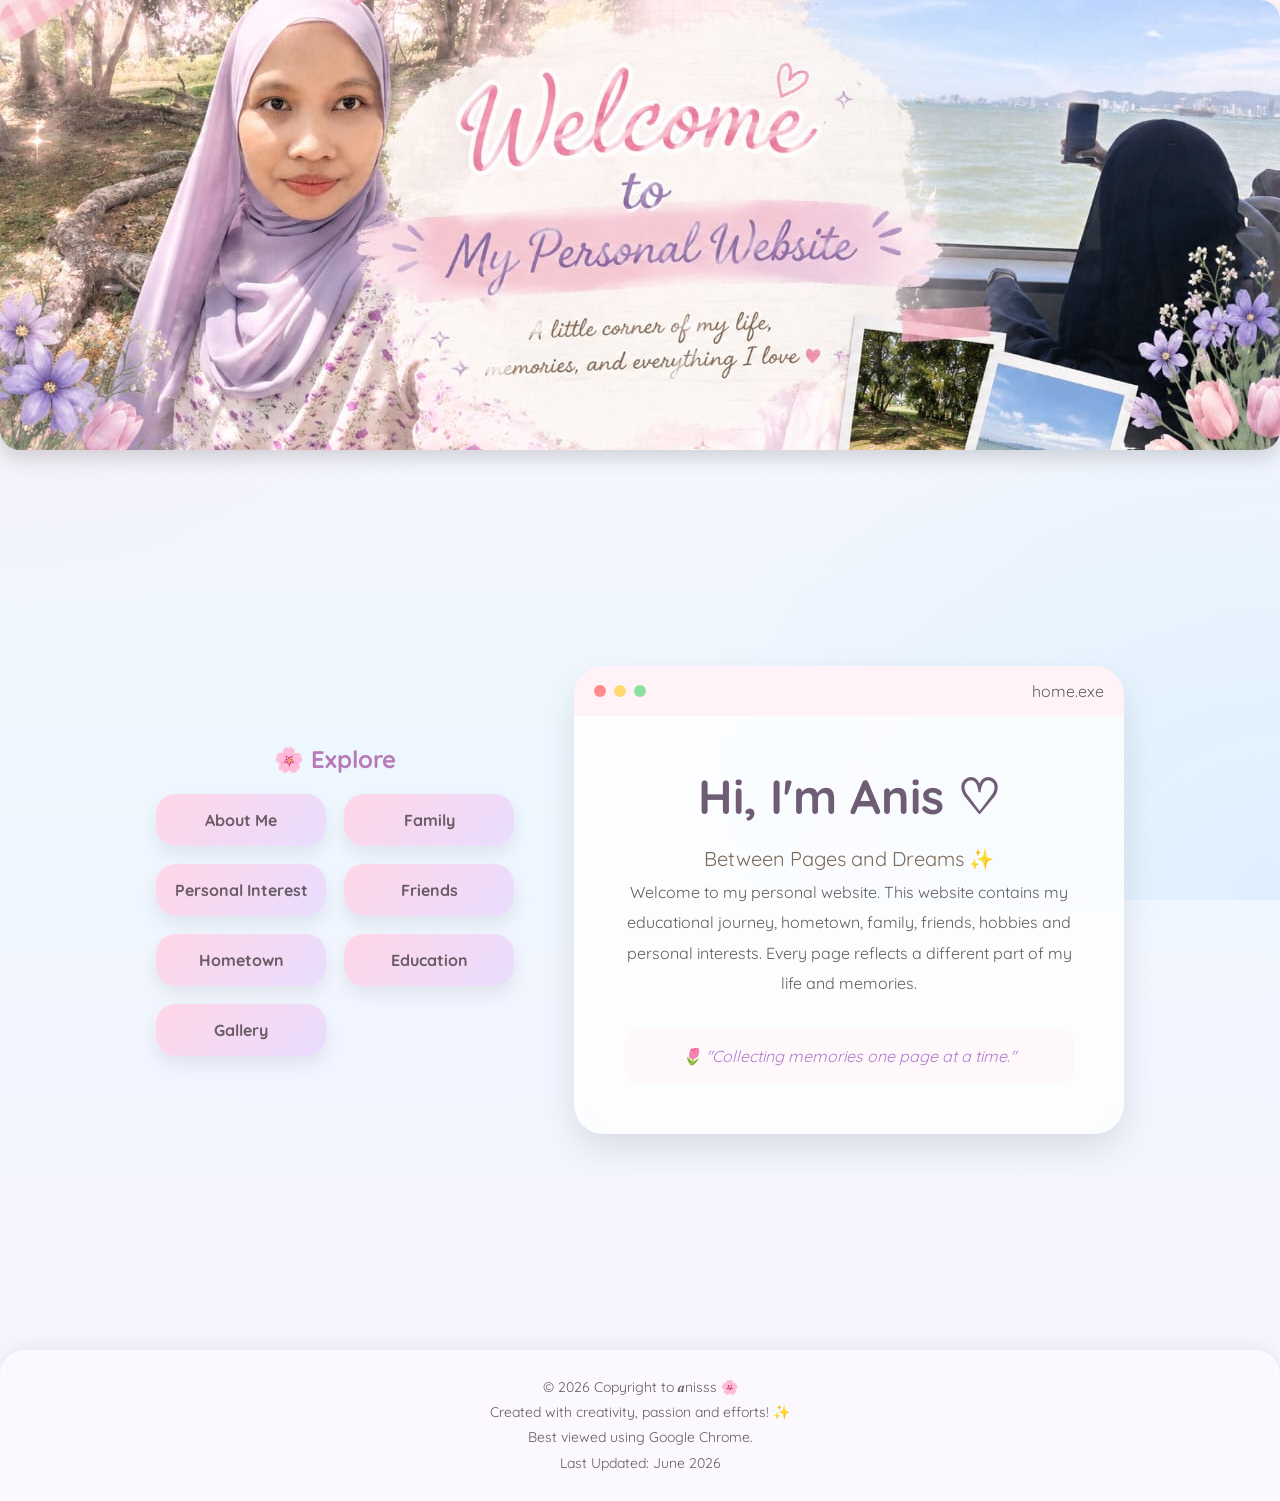
<file: index.html>
<!-- index.html -->
<!DOCTYPE html>
<html lang="en">

<head>
<meta charset="UTF-8">
<meta name="viewport" content="width=device-width, initial-scale=1.0">

<title>Anis's Homepage</title>

<link rel="stylesheet" href="style.css">

</head>
<body>
<div class="background">
</div>

<!-- 🌸 BANNER -->
<section class="hero-banner">
    <img src="images/banner.jpeg" alt="Welcome Banner">
</section>

<section class="home-container">

    <!-- LEFT SIDE -->
    <div class="menu-section">

        <h2 class="menu-title">🌸 Explore</h2>

        <div class="menu-grid">

                <a href="aboutme.html" class="menu-btn">
                    About Me
                </a>

                <a href="family.html" class="menu-btn">
                    Family
                </a>

                <a href="interest.html" class="menu-btn">
                    Personal Interest
                </a>

                <a href="friends.html" class="menu-btn">
                    Friends
                </a>

                <a href="hometown.html" class="menu-btn">
                    Hometown
                </a>

                <a href="education.html" class="menu-btn">
                    Education
                </a>

                <a href="gallery.html" class="menu-btn gallery-btn">
                    Gallery
                </a>

               </div>

    </div>

    <!-- RIGHT SIDE -->
    <div class="window-box">

        <div class="window-top">

            <div class="dots">

                <span class="red"></span>
                <span class="yellow"></span>
                <span class="green"></span>

            </div>

            <p>home.exe</p>

        </div>

        <div class="window-content">


            <h1>Hi, I'm Anis ♡</h1>

            <p class="subtitle">
                Between Pages and Dreams ✨
            </p>

            <p class="description">
                Welcome to my personal website.
                This website contains my educational journey,
                hometown, family, friends, hobbies and personal interests.
                Every page reflects a different part of my life and memories.
            </p>

            <div class="quote-box">

                🌷 "Collecting memories one page at a time."

            </div>

        </div>

    </div>

</section>

<!-- FOOTER -->
<footer>

    <p>
        © 2026 Copyright to 𝒂nisss 🌸
    </p>

    <p>
        Created with creativity, passion and efforts! ✨
    </p>

<p>Best viewed using Google Chrome.

</p>

<p>Last Updated: June 2026

</p>

</footer>


</body>
</html>
</file>
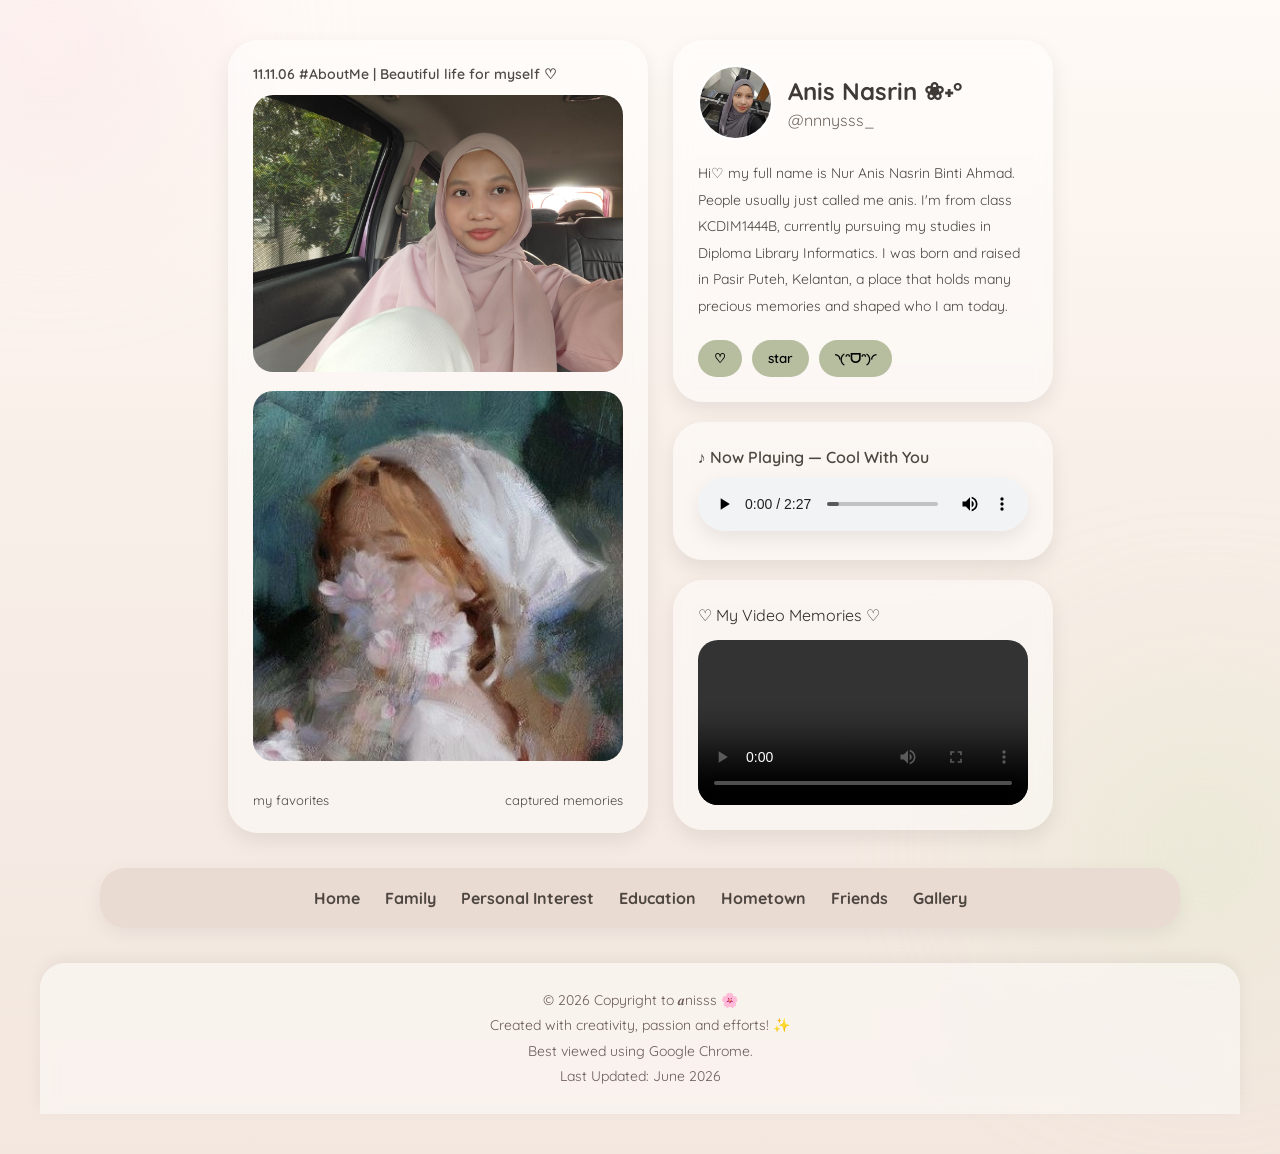
<file: aboutme.html>
<!DOCTYPE html>
<html lang="en">

<head>

    <meta charset="UTF-8">

    <meta name="viewport" content="width=device-width, initial-scale=1.0">

<meta name="description"
content="Welcome to my little corner of the internet ♡ A collection of memories, dreams, family, friends, education journey and the moments that shaped my life.">

<meta name="keywords"
content="Anis, personal diary, memories, family, friends, hometown, education, gallery, UiTM student, personal website">

<meta name="author"
content="Nur Anis Nasrin">

    <title>About Me</title>

    <link rel="stylesheet" href="style.css">

</head>

<body class="about-page">

    <!-- ABOUT SECTION -->
    <section class="about-container">

        <!-- LEFT PHOTO CARD -->
        <div class="big-photo-card">

            <p class="top-text">
                11.11.06 #AboutMe | Beautiful life for myself ♡
            </p>

            <!-- MAIN PHOTO -->
            <img src="images/myphoto2.jpeg" 
                 alt="my photo"
                 class="big-photo">

            <!-- EXTRA PHOTO TEMPLATE -->
            <img src="images/myphoto3.jpeg"
                 alt="extra photo"
                 class="extra-photo">

            <div class="bottom-text">

                <span>my favorites</span>

                <span>captured memories</span>

            </div>

        </div>

        <!-- RIGHT LAYOUT -->
        <div class="right-layout">

            <!-- PROFILE CARD -->
            <div class="profile-card">

                <div class="profile-top">

                    <img src="images/myphoto7.jpeg"
                         alt="profile photo"
                         class="profile-pic">

                    <div>

                        <h2>
                            Anis Nasrin ❀˖°
                        </h2>

                        <p class="username">
                            @nnnysss_
                        </p>

                    </div>

                </div>

                <p class="profile-desc">

                    Hi♡ my full name is
                    Nur Anis Nasrin Binti Ahmad. People usually just called me anis.

                    I'm from class KCDIM1444B,
                    currently pursuing my studies
                    in Diploma Library Informatics.

                    I was born and raised in
                    Pasir Puteh, Kelantan,
                    a place that holds many
                    precious memories and shaped
                    who I am today.

                </p>

                <!-- SMALL BUTTONS -->
                <div class="small-buttons">

                    <button>♡</button>

                    <button>star</button>

                    <button>◝(ᵔᗜᵔ)◜</button>

                </div>

            </div>

            <!-- MUSIC PLAYER -->
            <div class="music-player">

                <p>
                    ♪ Now Playing — Cool With You
                </p>

                <audio controls loop>

                    <source src="audios/coolwithyouu.mp3"
                            type="audio/mpeg">

                </audio>

            </div>

            <!-- VIDEO TEMPLATE -->
            <div class="video-card">

                <p class="video-title">
                    ♡ My Video Memories ♡
                </p>

                <video controls class="my-video">

                    <source src="audios/myvideo.mp4"
                            type="video/mp4">

                </video>

            </div>

        </div>

    </section>

    <!-- BOTTOM NAVIGATION -->
    <section class="bottom-nav">

        <a href="index.html">
            Home
        </a>

        <a href="family.html">
            Family
        </a>

        <a href="interest.html">
            Personal Interest
        </a>

        <a href="education.html">
            Education
        </a>

        <a href="hometown.html">
            Hometown
        </a>

        <a href="friends.html">
            Friends
        </a>

        <a href="gallery.html">
            Gallery
        </a>

    </section>

<!-- FOOTER -->
<footer>

    <p>
        © 2026 Copyright to 𝒂nisss 🌸
    </p>

    <p>
        Created with creativity, passion and efforts! ✨
    </p>

<p>Best viewed using Google Chrome.

</p>

<p>Last Updated: June 2026

</p>

</footer>


<!-- ʚɞ BACK TO TOP BUTTON -->


<button id="topBtn" title="Back to top"
onclick="window.scrollTo({top:0, behavior:'smooth'})">
🧸
</button>


<!-- ʚɞ SHOW/HIDE SCRIPT -->

<script>

window.onscroll = function () {
  let btn = document.getElementById("topBtn");
  if (document.documentElement.scrollTop > 200) {
    btn.classList.add("show");
  } else {
    btn.classList.remove("show");
  }
};

</script>


</body>
</html>
</file>
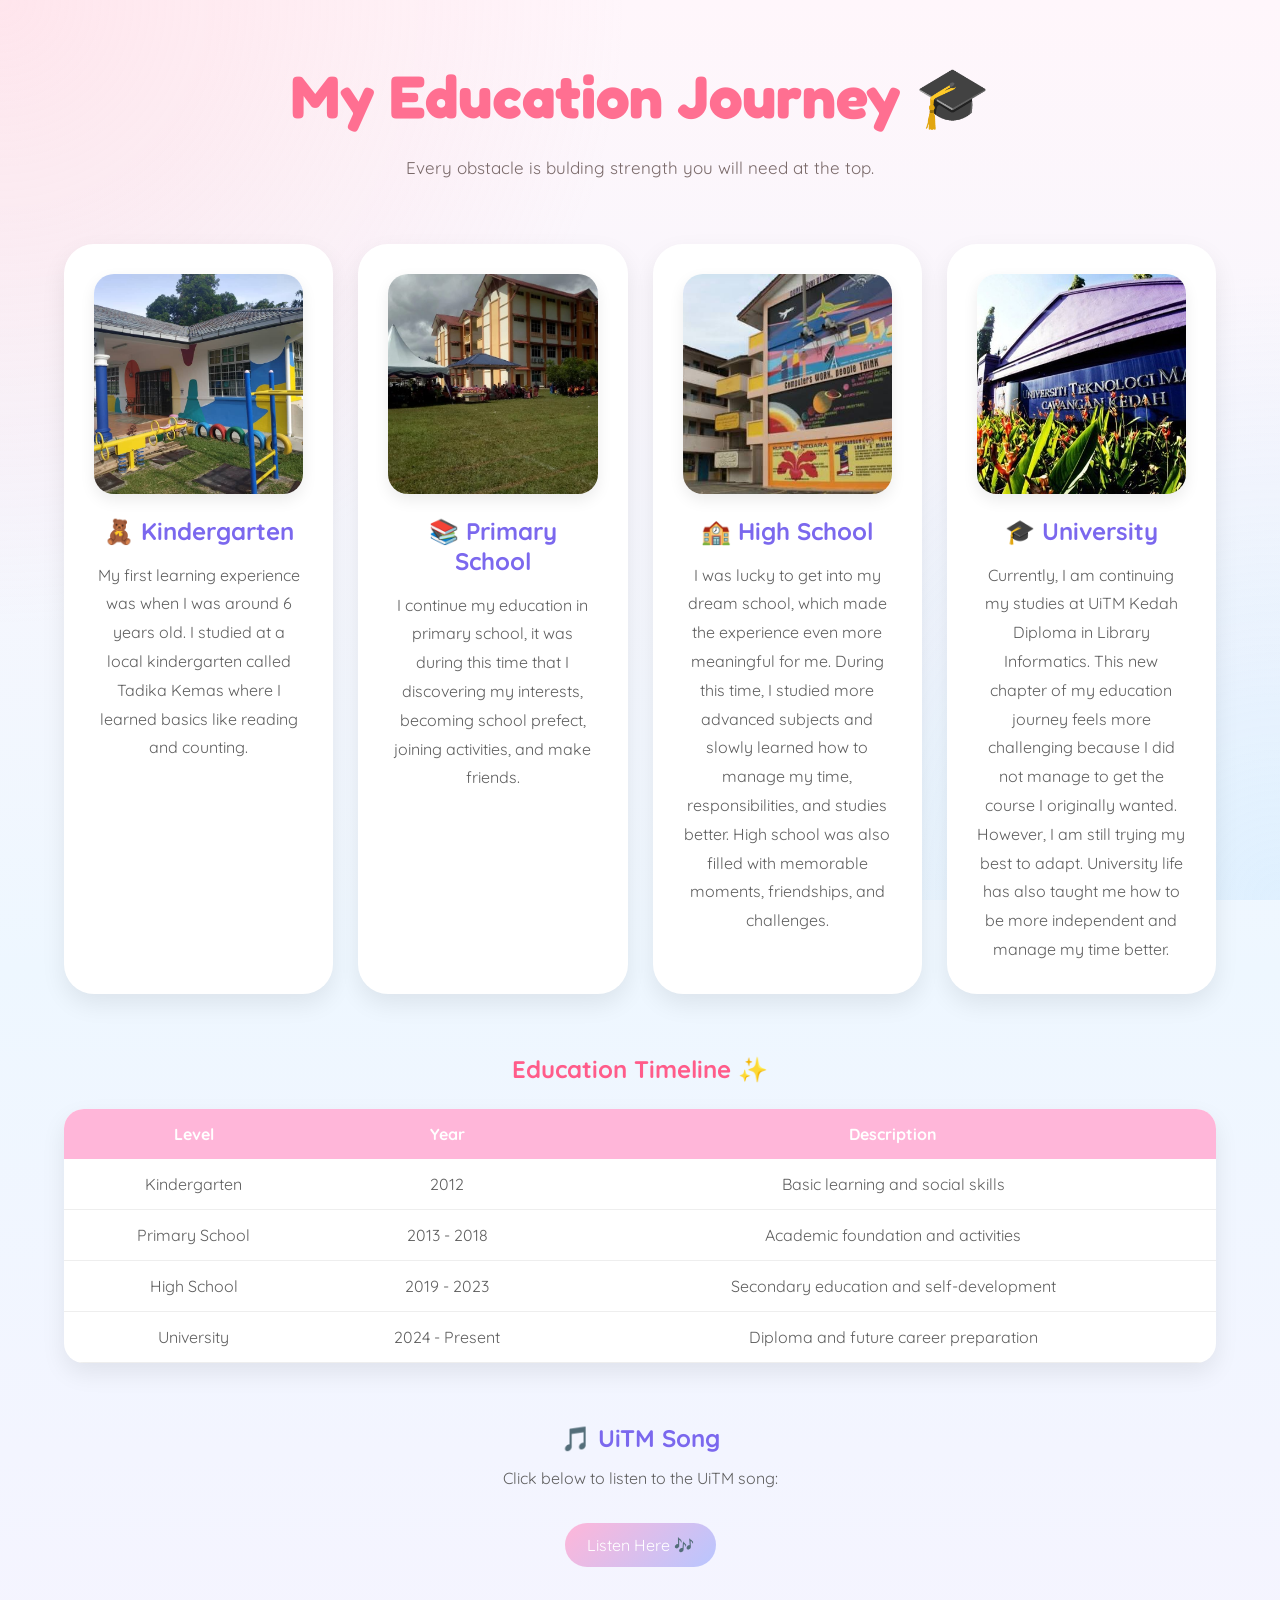
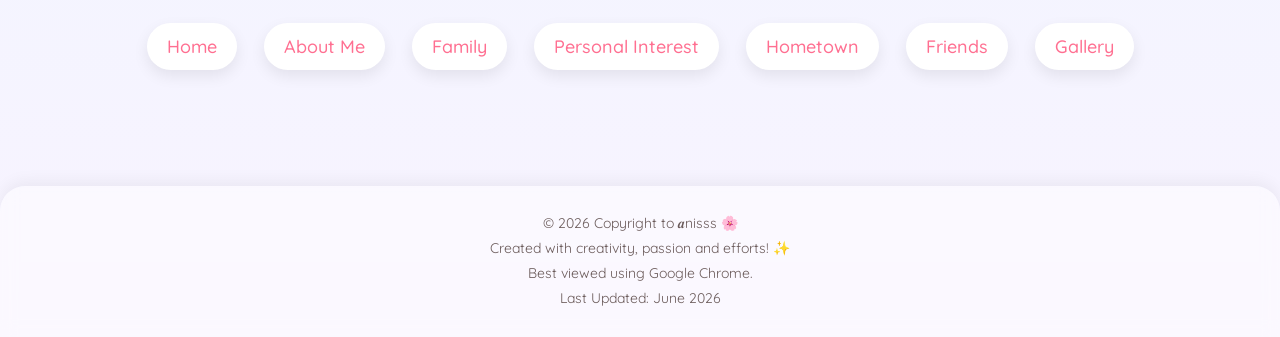
<file: education.html>
<!DOCTYPE html>
<html lang="en">

<head>

    <meta charset="UTF-8">

    <meta name="viewport" content="width=device-width, initial-scale=1.0">

<meta name="description"
content="Welcome to my little corner of the internet ♡ A collection of memories, dreams, family, friends, education journey and the moments that shaped my life.">

<meta name="keywords"
content="Anis, personal diary, memories, family, friends, hometown, education, gallery, UiTM student, personal website">

<meta name="author"
content="Nur Anis Nasrin">

    <title>My Education</title>

    <link rel="stylesheet" href="style.css">

    <!-- Google Font -->
    <link href="https://fonts.googleapis.com/css2?family=Poppins:wght@300;400;500;600&family=Fredoka:wght@400;500&display=swap" rel="stylesheet">

</head>

<body>

    <!-- BACKGROUND -->
    <div class="background"></div>

    <div class="container">

        <!-- TITLE -->
        <section class="hero">

            <h1>My Education Journey 🎓</h1>

            <p>
                Every obstacle is bulding strength you will need at the top.
            </p>

        </section>

        <!-- EDUCATION CARDS -->
        
<section class="education-section">

    <div class="edu-card">

        <img src="images/kindergarten.jpeg" alt="Kindergarten" title="Tadika Kemas">

        <h2>🧸 Kindergarten</h2>

        <p>
            My first learning experience was when I was around 6 years old. 
            I studied at a local kindergarten called Tadika Kemas where I learned basics like reading and counting.
        </p>

    </div>

    <div class="edu-card">

        <img src="images/primaryschool.jpeg" alt="Primary School" title="Sk Panggong">

        <h2>📚 Primary School</h2>

        <p>
            I continue my education in primary school, it was during this time that I discovering my interests, becoming school prefect,
            joining activities, and make friends.
        </p>

    </div>

    <div class="edu-card">

        <img src="images/highschool.jpeg" alt="High School" title="Kamil Cluster School">

        <h2>🏫 High School</h2>

        <p>

            I was lucky to get into my dream school, which made the experience even more meaningful for me. 
            During this time, I studied more advanced subjects and slowly learned how to manage my time, responsibilities, and studies better. 
            High school was also filled with memorable moments, friendships, and challenges. 
        </p>

    </div>

    <div class="edu-card">

        <img src="images/university.jpeg" alt="University" title="UiTM Kedah">

        <h2>🎓 University</h2>

        <p>
            Currently, I am continuing my studies at UiTM Kedah Diploma in Library Informatics. 
            This new chapter of my education journey feels more challenging because I did not manage to get the course I originally wanted. 
            However, I am still trying my best to adapt. University life has also taught me how to be more independent and manage my time better.
       </p>

    </div>

</section>

        <!-- TABLE -->
        <section class="table-section">

            <h2>Education Timeline ✨</h2>

            <table>

                <tr>
                    <th>Level</th>
                    <th>Year</th>
                    <th>Description</th>
                </tr>

                <tr>
                    <td>Kindergarten</td>
                    <td>2012</td>
                    <td>Basic learning and social skills</td>
                </tr>

                <tr>
                    <td>Primary School</td>
                    <td>2013 - 2018</td>
                    <td>Academic foundation and activities</td>
                </tr>

                <tr>
                    <td>High School</td>
                    <td>2019 - 2023</td>
                    <td>Secondary education and self-development</td>
                </tr>

                <tr>
                    <td>University</td>
                    <td>2024 - Present</td>
                    <td>Diploma and future career preparation</td>
                </tr>

            </table>

        </section>

        <!-- EXTERNAL LINK -->
        <section class="song-section">

            <h2>🎵 UiTM Song</h2>

            <p>
                Click below to listen to the UiTM song:
            </p>

            <a href="https://youtu.be/b5DpQPYtxuk?si=qqPe8ku_ULTd-02t" target="_blank">
                Listen Here 🎶
            </a>

        </section>

        <!-- NAVIGATION -->
        <nav>

            <a href="index.html">Home</a>

            <a href="aboutme.html">About Me</a>

            <a href="family.html">Family</a>

            <a href="interest.html">Personal Interest</a>

            <a href="hometown.html">Hometown</a>

            <a href="friends.html">Friends</a>

            <a href="gallery.html">Gallery</a>

        </nav>

    </div>

<!-- FOOTER -->
<footer>

    <p>
        © 2026 Copyright to 𝒂nisss 🌸
    </p>

    <p>
        Created with creativity, passion and efforts! ✨
    </p>

<p>Best viewed using Google Chrome.

</p>

<p>Last Updated: June 2026

</p>


</footer>

<!-- ʚɞ BACK TO TOP BUTTON -->

<button id="topBtn" title="Back to top"
onclick="window.scrollTo({top:0, behavior:'smooth'})">
🧸
</button>


<!-- ʚɞ SHOW/HIDE SCRIPT -->

<script>

window.onscroll = function () {
  let btn = document.getElementById("topBtn");
  if (document.documentElement.scrollTop > 200) {
    btn.classList.add("show");
  } else {
    btn.classList.remove("show");
  }
};

</script>

</body>
</html>
</file>
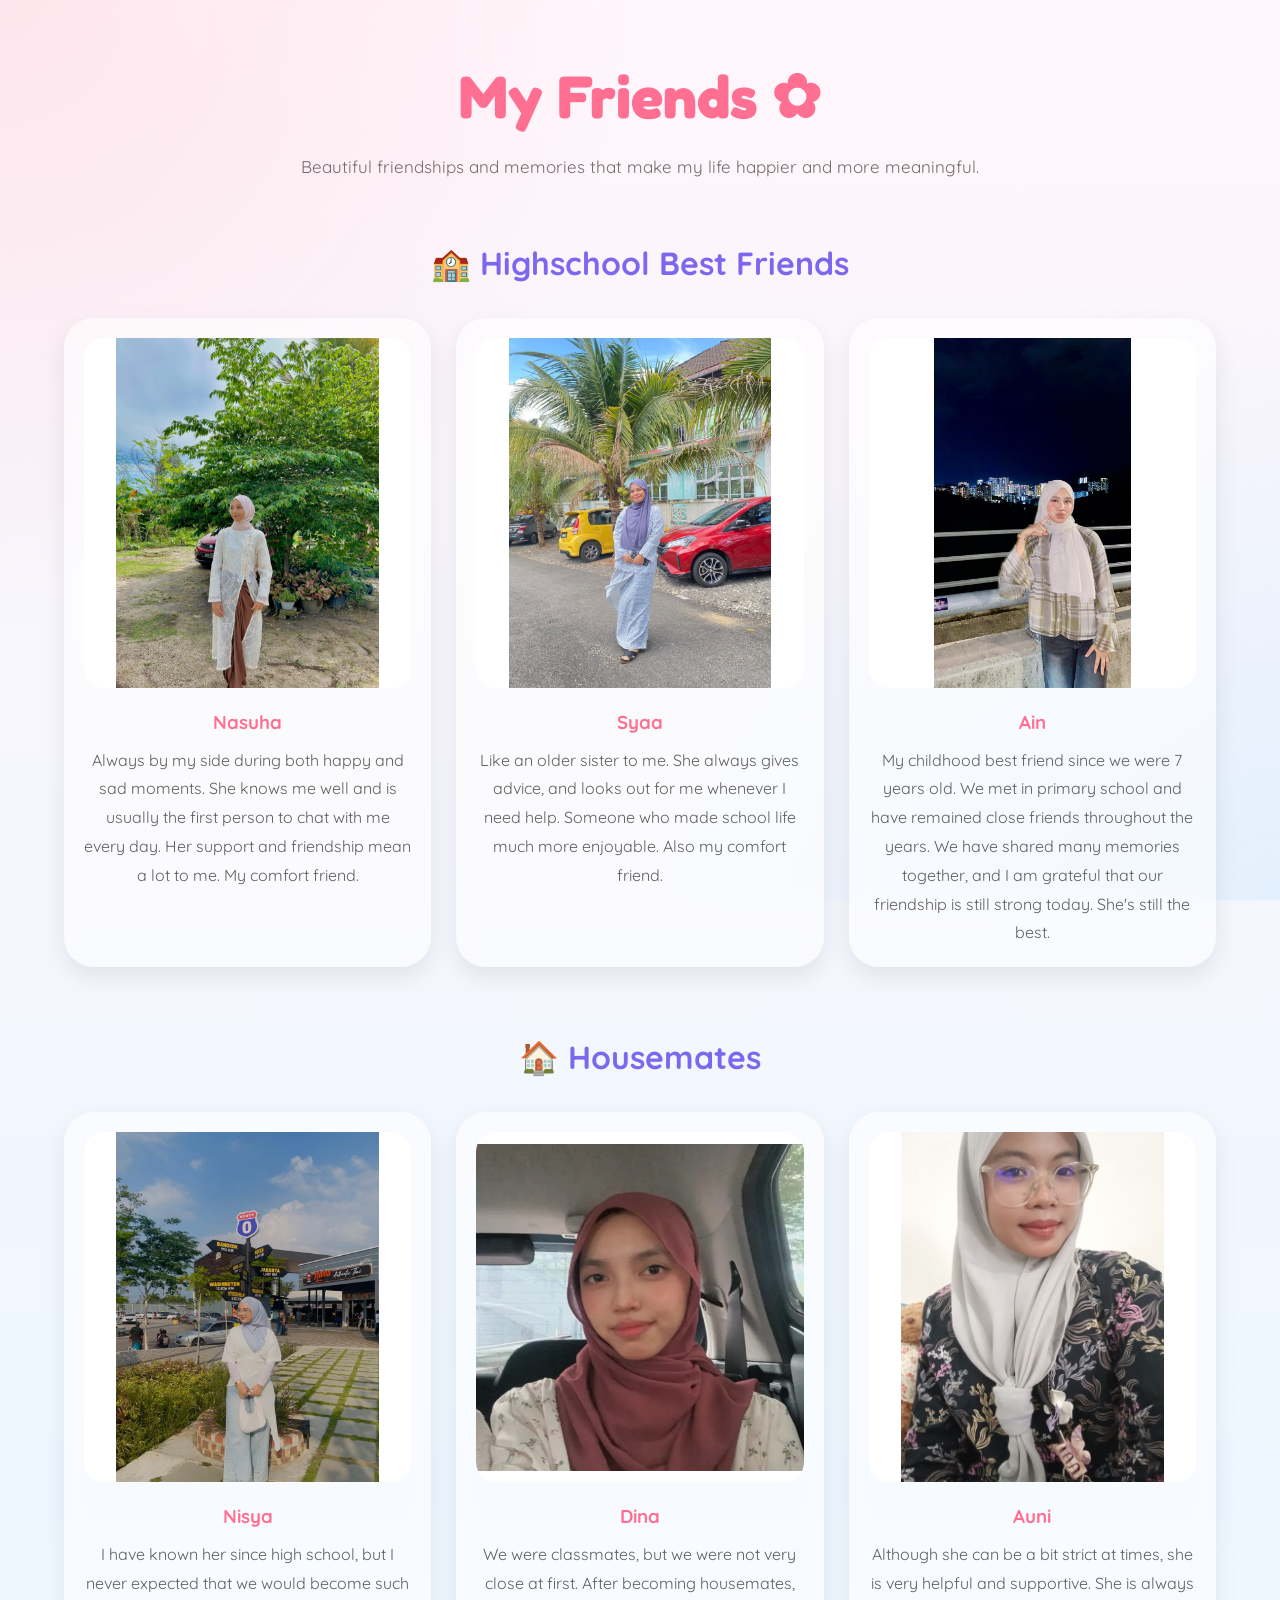
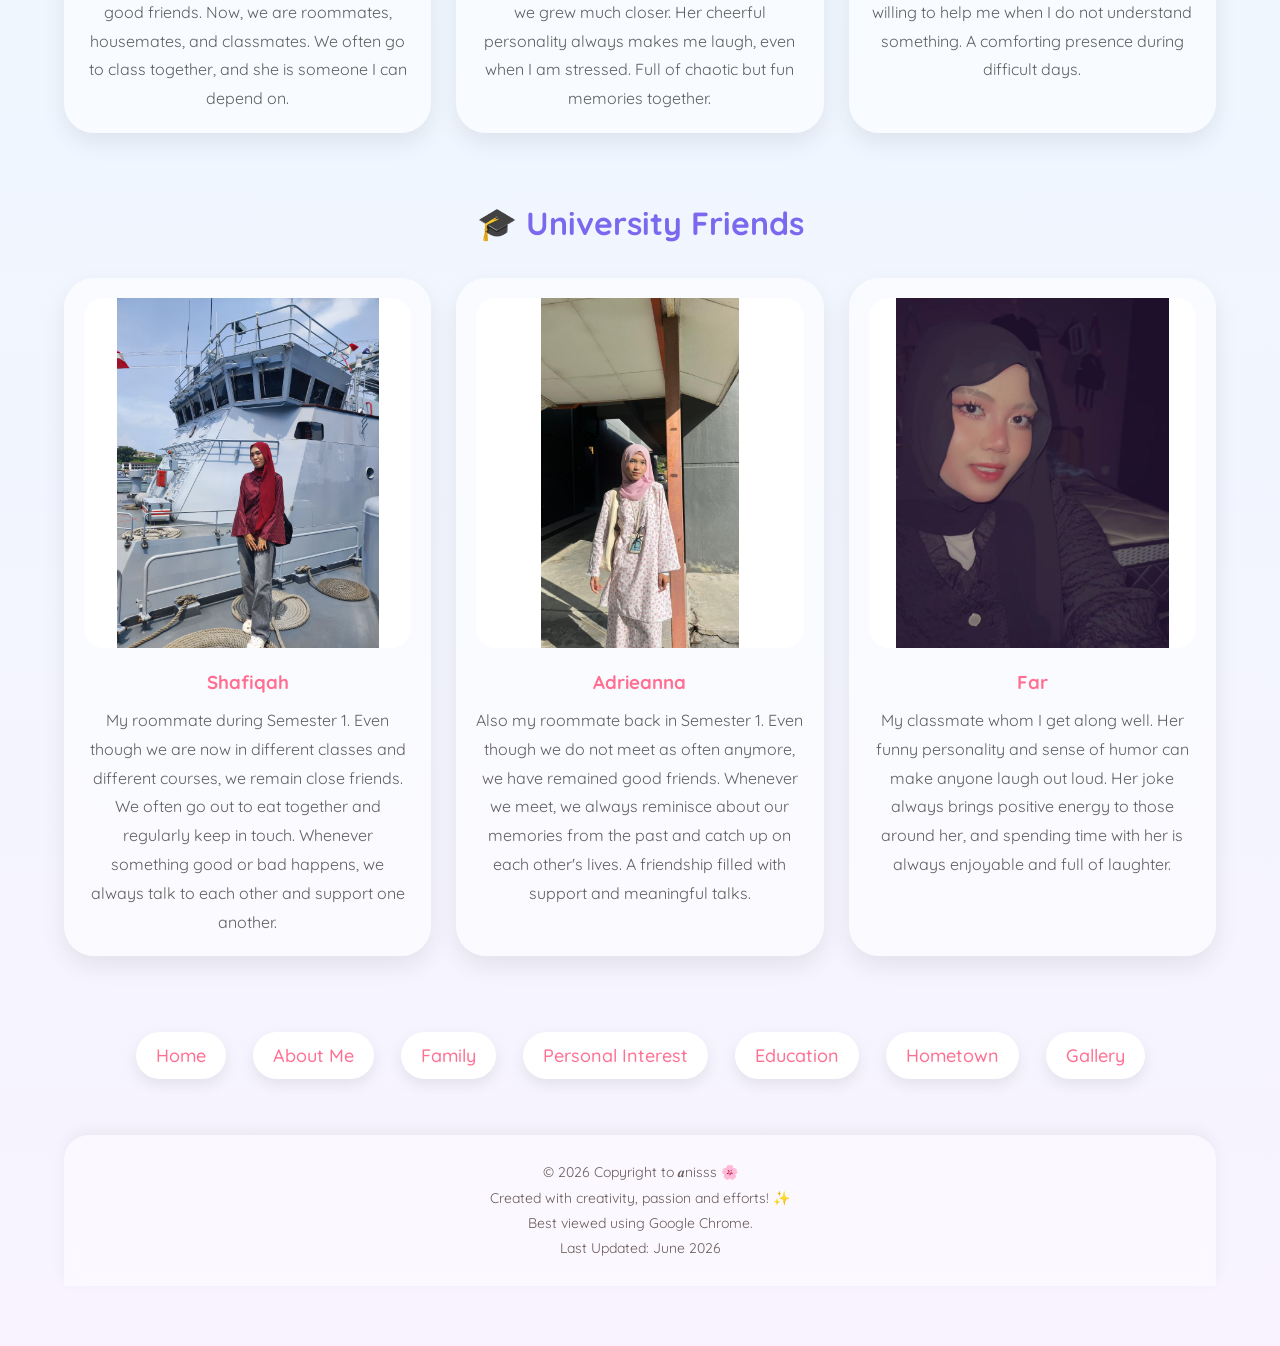
<file: friends.html>
<!DOCTYPE html>
<html lang="en">

<head>

    <meta charset="UTF-8">

    <meta name="viewport" content="width=device-width, initial-scale=1.0">

<meta name="description"
content="Welcome to my little corner of the internet ♡ A collection of memories, dreams, family, friends, education journey and the moments that shaped my life.">

<meta name="keywords"
content="Anis, personal diary, memories, family, friends, hometown, education, gallery, UiTM student, personal website">

<meta name="author"
content="Nur Anis Nasrin">

    <title>My Friends</title>

    <link rel="stylesheet" href="style.css">

    <!-- GOOGLE FONT -->
    <link href="https://fonts.googleapis.com/css2?family=Fredoka:wght@400;500&family=Poppins:wght@300;400;500&display=swap" rel="stylesheet">

</head>

<body>

    <!-- BACKGROUND -->
    <div class="background"></div>

    <div class="container">

        <!-- HERO -->
        <section class="hero">

            <h1>My Friends ✿</h1>

            <p>
                Beautiful friendships and memories
                that make my life happier and more meaningful.
            </p>

        </section>

        <!-- HIGHSCHOOL FRIENDS -->
        <section class="friend-group">

            <h2>🏫 Highschool Best Friends</h2>

            <div class="friend-section">

                <div class="friend-card">

                    <img src="images/highschool1.jpeg" alt="Friend">

                    <h3>Nasuha</h3>

                    <p>
                       Always by my side during both happy and sad moments. She knows me well and is usually 
                       the first person to chat with me every day. Her support and friendship mean a lot to me. My comfort friend.
                    </p>

                </div>

                <div class="friend-card">

                    <img src="images/highschool2.jpeg" alt="Friend">

                    <h3>Syaa</h3>

                    <p>
                        Like an older sister to me. She always gives advice, and looks out for me whenever I need help.
                        Someone who made school life much more enjoyable. Also my comfort friend.
                    </p>

                </div>

                <div class="friend-card">

                    <img src="images/highschool3.jpeg" alt="Friend">

                    <h3>Ain</h3>

                    <p>
                        My childhood best friend since we were 7 years old. We met in primary school and have remained close friends 
                        throughout the years. We have shared many memories together, and I am grateful that our friendship is still strong                 today. She's still the best.
                    </p>

                </div>

            </div>

        </section>

        <!-- HOUSEMATES -->
        <section class="friend-group">

            <h2>🏠 Housemates</h2>

            <div class="friend-section">

                <div class="friend-card">

                    <img src="images/housemate1.jpeg" alt="Housemate">

                    <h3>Nisya</h3>

                    <p>
                        I have known her since high school, but I never expected that we would become such good friends.
                        Now, we are roommates, housemates, and classmates. We often go to class together, and she is 
                        someone I can depend on.
                    </p>

                </div>

                <div class="friend-card">

                    <img src="images/housemate2.jpeg" alt="Housemate">

                    <h3>Dina</h3>

                    <p>
                      We were classmates, but we were not very close at first. After becoming housemates,
                      we grew much closer. Her cheerful personality always makes me laugh, even when I am stressed.   
                     Full of chaotic but fun memories together.
                    </p>

                </div>

                <div class="friend-card">

                    <img src="images/housemate3.jpeg" alt="Housemate">

                    <h3>Auni</h3>

                    <p>
                       Although she can be a bit strict at times, she is very helpful and supportive. 
                       She is always willing to help me when I do not understand something.
                       A comforting presence during difficult days.
                    </p>

                </div>

            </div>

        </section>

        <!-- UNI FRIENDS -->
        <section class="friend-group">

            <h2>🎓 University Friends</h2>

            <div class="friend-section">

                <div class="friend-card">

                    <img src="images/uni1.jpeg" alt="University Friend">

                    <h3>Shafiqah</h3>

                    <p>
                        My roommate during Semester 1. Even though we are now in different classes and different courses,
                        we remain close friends. We often go out to eat together and regularly keep in touch.
                        Whenever something good or bad happens, we always talk to each other and support one another.
                    </p>

                </div>

                <div class="friend-card">

                    <img src="images/uni2.jpeg" alt="University Friend">

                    <h3>Adrieanna</h3>

                    <p>
                       Also my roommate back in Semester 1. Even though we do not meet as often anymore, 
                       we have remained good friends. Whenever we meet, we always reminisce about 
                      our memories from the past and catch up on each other's lives. A friendship filled with support and meaningful talks.
                    </p>

                </div>
                
                <div class="friend-card">

                    <img src="images/uni3.jpeg" alt="University Friend">

                    <h3>Far</h3>

                    <p>
                        My classmate whom I get along well. Her funny personality and sense of humor can make anyone laugh out loud.
                        Her joke always brings positive energy to those around her, and spending time with her
                        is always enjoyable and full of laughter. 
                    </p>

                </div>


        </section>

        <!-- NAVIGATION -->
        <nav>

            <a href="index.html">Home</a>

            <a href="aboutme.html">About Me</a>

            <a href="family.html">Family</a>

            <a href="interest.html">Personal Interest</a>

            <a href="education.html">Education</a>

            <a href="hometown.html">Hometown</a>
       
            <a href="gallery.html">Gallery</a>

        </nav>

        <!-- FOOTER -->
        <footer>

            <p>
                © 2026 Copyright to 𝒂nisss 🌸
            </p>

            <p>
                Created with creativity, passion and efforts! ✨
            </p>

<p>Best viewed using Google Chrome.

</p>

<p>Last Updated: June 2026

</p>

        </footer>

    </div>

<!-- ʚɞ BACK TO TOP BUTTON -->

<button id="topBtn" title="Back to top"
onclick="window.scrollTo({top:0, behavior:'smooth'})">
🧸
</button>


<!-- ʚɞ SHOW/HIDE SCRIPT -->

<script>

window.onscroll = function () {
  let btn = document.getElementById("topBtn");
  if (document.documentElement.scrollTop > 200) {
    btn.classList.add("show");
  } else {
    btn.classList.remove("show");
  }
};

</script>

</body>
</html>
</file>
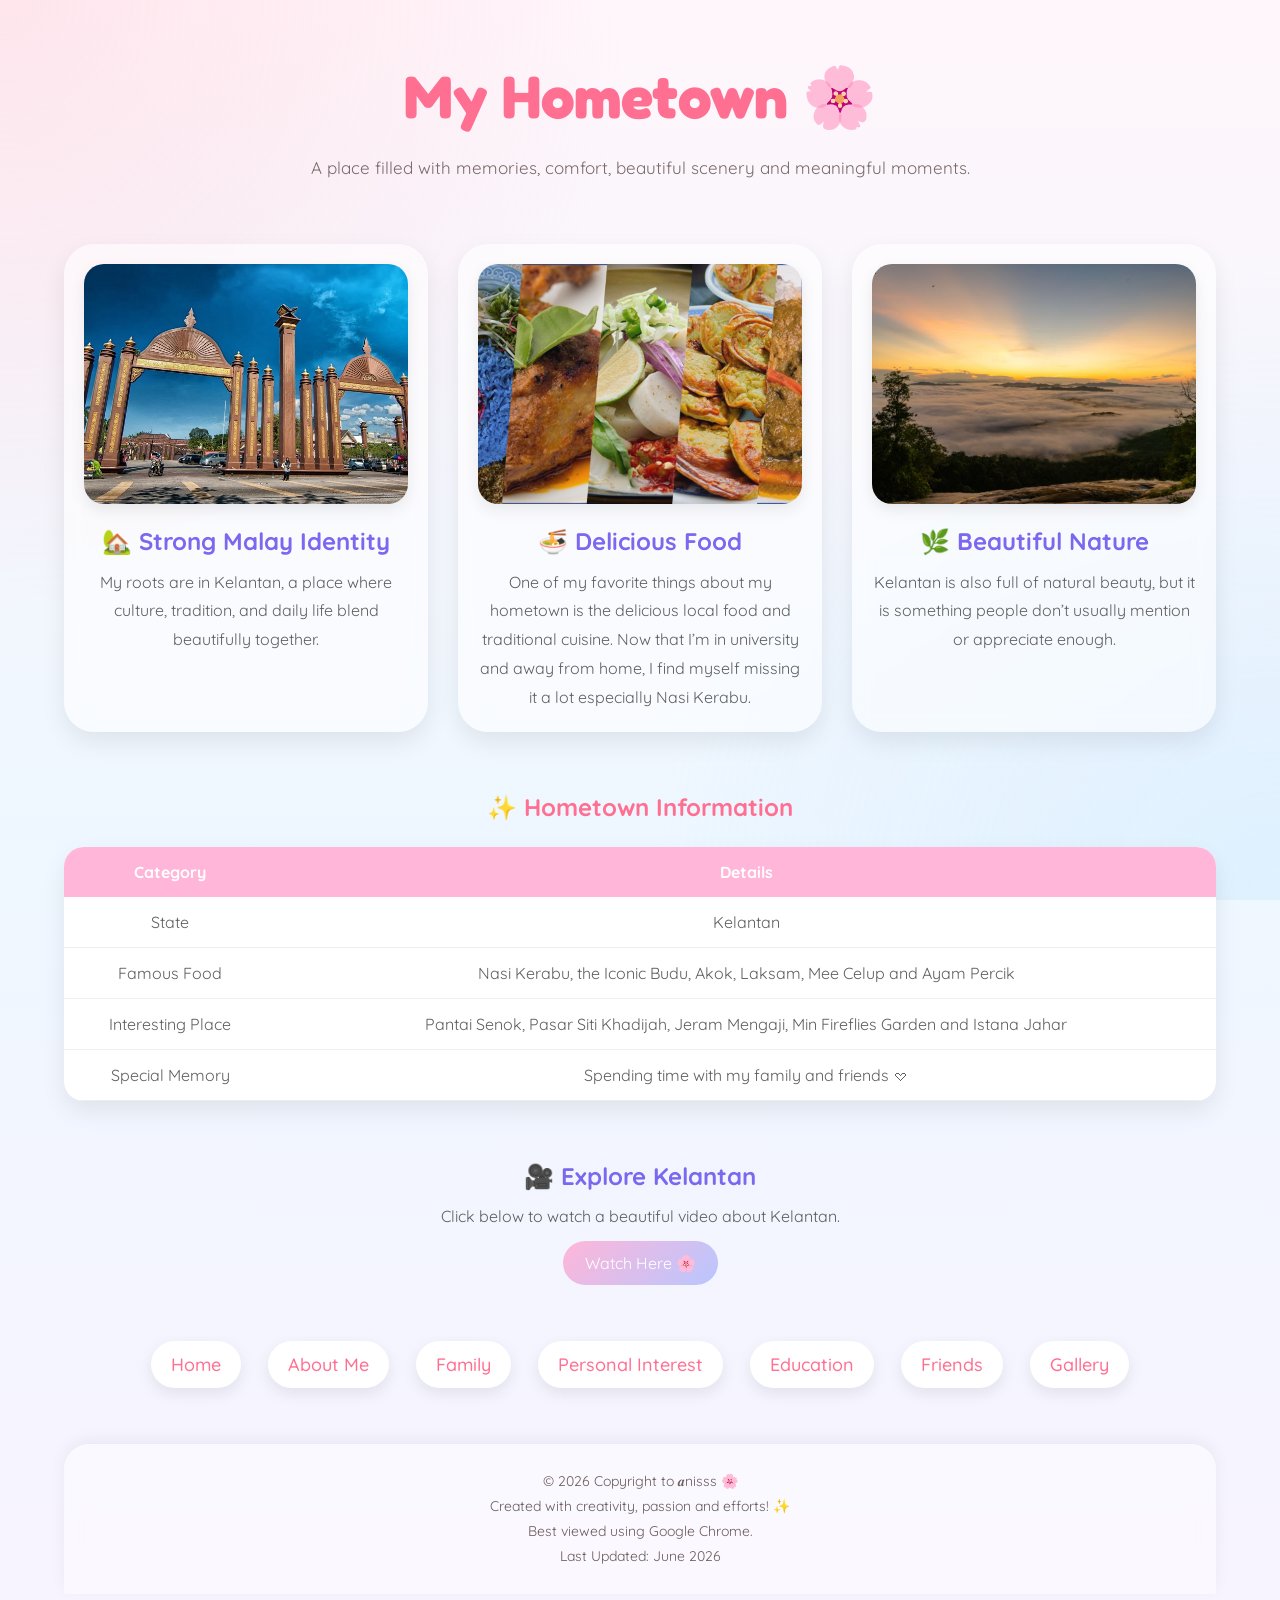
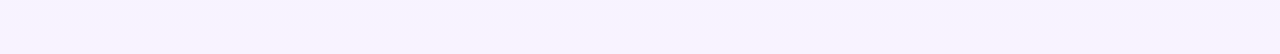
<file: hometown.html>
<!DOCTYPE html>
<html lang="en">

<head>

    <meta charset="UTF-8">

    <meta name="viewport" content="width=device-width, initial-scale=1.0">

<meta name="description"
content="Welcome to my little corner of the internet ♡ A collection of memories, dreams, family, friends, education journey and the moments that shaped my life.">

<meta name="keywords"
content="Anis, personal diary, memories, family, friends, hometown, education, gallery, UiTM student, personal website">

<meta name="author"
content="Nur Anis Nasrin">

    <title>My Hometown</title>

    <link rel="stylesheet" href="style.css">

    <!-- GOOGLE FONT -->
    <link href="https://fonts.googleapis.com/css2?family=Fredoka:wght@400;500&family=Poppins:wght@300;400;500&display=swap" rel="stylesheet">

</head>

<body>

    <!-- BACKGROUND -->
    <div class="background"></div>

    <div class="container">

        <!-- HERO -->
        <section class="hero">

            <h1>My Hometown 🌸</h1>

            <p>
                A place filled with memories, comfort,
                beautiful scenery and meaningful moments.
            </p>

        </section>

        <!-- HOMETOWN SECTION -->
        <section class="town-section">

            <div class="town-card">

                <img src="images/town1.jpeg" alt="Hometown View">

                <h2>🏡 Strong Malay Identity</h2>

                <p>
                    My roots are in Kelantan, a place where culture, tradition, and daily life blend beautifully together.
                </p>

            </div>

            <div class="town-card">

                <img src="images/town2.jpeg" alt="Food">

                <h2>🍜 Delicious Food</h2>

                <p>
                    One of my favorite things about my hometown
                    is the delicious local food and traditional cuisine. Now that I’m in university and away from home,
                    I find myself missing it a lot especially Nasi Kerabu.
                </p>

            </div>

            <div class="town-card">

                <img src="images/town3.jpeg" alt="Nature">

                <h2>🌿 Beautiful Nature</h2>

                <p>
                   Kelantan is also full of natural beauty, but it is something people don’t
                   usually mention or appreciate enough. 
                </p>

            </div>

        </section>

        <!-- TABLE -->
        <section class="info-section">

            <h2>✨ Hometown Information</h2>

            <table>

                <tr>
                    <th>Category</th>
                    <th>Details</th>
                </tr>

                <tr>
                    <td>State</td>
                    <td>Kelantan</td>
                </tr>

                <tr>
                    <td>Famous Food</td>
                    <td>Nasi Kerabu, the Iconic Budu, Akok, Laksam, Mee Celup and Ayam Percik</td>
                </tr>

                <tr>
                    <td>Interesting Place</td>
                    <td>Pantai Senok, Pasar Siti Khadijah, Jeram Mengaji, Min Fireflies Garden and Istana Jahar</td>
                </tr>

                <tr>
                    <td>Special Memory</td>
                    <td>Spending time with my family and friends 𖹭</td>
                </tr>

            </table>

        </section>

        <!-- VIDEO / EXTERNAL LINK -->
        <section class="link-section">

            <h2>🎥 Explore Kelantan</h2>

            <p>
                Click below to watch a beautiful video about Kelantan.
            </p>

            <a href="https://youtu.be/3BMIxEL5PNA?si=RLKAKR3_uCmI94bU" target="_blank">
                Watch Here 🌸
            </a>

        </section>

        <!-- NAVIGATION -->
        <nav>

            <a href="index.html">Home</a>

            <a href="aboutme.html">About Me</a>
            
            <a href="family.html">Family</a>
 
            <a href="interest.html">Personal Interest</a>

            <a href="education.html">Education</a>

            <a href="friends.html">Friends</a>

            <a href="gallery.html">Gallery</a>

        </nav>

        <!-- FOOTER -->
        <footer>

            <p>
                © 2026 Copyright to 𝒂nisss 🌸
            </p>

            <p>
                Created with creativity, passion and efforts! ✨
            </p>

<p>Best viewed using Google Chrome.

</p>

<p>Last Updated: June 2026

</p>

        </footer>

    </div>


<!-- ʚɞ BACK TO TOP BUTTON -->

<button id="topBtn" title="Back to top"
onclick="window.scrollTo({top:0, behavior:'smooth'})">
🧸
</button>


<!-- ʚɞ SHOW/HIDE SCRIPT -->

<script>

window.onscroll = function () {
  let btn = document.getElementById("topBtn");
  if (document.documentElement.scrollTop > 200) {
    btn.classList.add("show");
  } else {
    btn.classList.remove("show");
  }
};

</script>


</body>
</html>
</file>
<file: style.css>
/* style.css */
@import url('https://fonts.googleapis.com/css2?family=Quicksand:wght@400;500;700&display=swap');

*{
margin:0;
padding:0;
box-sizing:border-box;
font-family:'Quicksand', sans-serif;
}

body{
min-height:100vh;

background:
linear-gradient(
    135deg,
    #ffd6e7,
    #fff1c9,
    #d9f0d3,
    #e6ddff
);

color:#6a5c66;

}

.hero-banner{
    width:100%;
    height:450px;      /* smaller banner */
    overflow:hidden;
    border-radius:20px;
    box-shadow:0 8px 20px rgba(0,0,0,0.15);
}

.hero-banner img{
    width:100%;
    height:100%;
    object-fit:cover;  /* crops nicely */
    display:block;
}

.banner-text{
    position:absolute;

    bottom:30px;
    left:50%;

    transform:translateX(-50%);

    background:rgba(255,255,255,0.75);

    backdrop-filter:blur(8px);

    padding:12px 25px;

    border-radius:30px;

    font-size:24px;
    font-weight:bold;

    color:#6a5c66;
}

.background{
position:fixed;
inset:0;

background:
radial-gradient(circle at top left,
rgba(255,255,255,0.5),
transparent 35%),

radial-gradient(circle at bottom right,
rgba(255,255,255,0.4),
transparent 35%);

z-index:-1;

}

.home-container{
min-height:100vh;

display:flex;

justify-content:center;
align-items:center;

gap:60px;

padding:40px;

}

.menu-title{
text-align:center;

margin-bottom:20px;

color:#b87ab7;

}

.menu-grid{
display:grid;

grid-template-columns:
repeat(2,170px);

gap:18px;

}

.menu-btn{
    text-decoration:none;
    text-align:center;

    padding:16px;

    border-radius:20px;

    background:linear-gradient(
        135deg,
        #ffd6e7,
        #e9ddff
    );

    color:#6a5c66;

    font-weight:bold;

    box-shadow:
    0 8px 20px rgba(0,0,0,0.08);

    transition:0.3s;
}

.menu-btn:hover{
    transform:translateY(-4px) scale(1.03);

    background:linear-gradient(
        135deg,
        #ffc4dc,
        #d9c8ff
    );
}

.window-box{
width:550px;

background:rgba(255,255,255,0.75);

backdrop-filter:blur(12px);

border-radius:30px;

overflow:hidden;

box-shadow:
0 15px 35px rgba(0,0,0,0.1);

}

.window-top{
display:flex;

justify-content:space-between;
align-items:center;

padding:15px 20px;

background:#fff3f8;

}

.dots{
display:flex;
gap:8px;
}

.dots span{
width:12px;
height:12px;
border-radius:50%;
}

.red{background:#ff8b8b;}
.yellow{background:#ffd86f;}
.green{background:#8de39d;}

.window-content{
padding:50px;
text-align:center;
}

.window-content h1{
font-size:48px;

color:#6f5d75;

margin-bottom:15px;

}

.subtitle{
color:#9a7db0;

font-size:20px;

margin-bottom:25px;

}

.description{
line-height:1.9;

margin-bottom:30px;

}

.quote-box{
background:#fff8fb;

padding:18px;

border-radius:18px;

color:#b07acb;

font-style:italic;

}

footer{
text-align:center;

padding:20px;

color:#7a6c76;

}

@media(max-width:900px){

.home-container{
    flex-direction:column;
}

.window-box{
    width:100%;
    max-width:550px;
}

.menu-grid{
    grid-template-columns:1fr 1fr;
}

}

/* =========================
   ABOUT PAGE
========================= */

.about-page{
    min-height:100vh;
    padding:40px;
    font-family:'Quicksand', sans-serif;
    color:#2f2b28;

    background:
    linear-gradient(
        to bottom,
        #fffaf6 0%,
        #f8efe8 40%,
        #f3e7df 100%
    );
}

/* GLOW EFFECT */
.about-page::before{
    content:'';
    position:fixed;
    top:-100px;
    left:-100px;

    width:300px;
    height:300px;

    background:#f7d9df;
    border-radius:50%;

    opacity:0.35;
    filter:blur(80px);

    z-index:-1;
}

.about-page::after{
    content:'';
    position:fixed;
    bottom:-120px;
    right:-100px;

    width:350px;
    height:350px;

    background:#dfe8c8;
    border-radius:50%;

    opacity:0.4;
    filter:blur(90px);

    z-index:-1;
}

/* ABOUT CONTAINER */
.about-container{
    display:flex;
    gap:25px;
    justify-content:center;
    align-items:flex-start;
    flex-wrap:wrap;
}

/* CUTE CARDS */
.big-photo-card,
.profile-card,
.music-player,
.video-card{
    background:rgba(255,255,255,0.45);

    border-radius:30px;

    backdrop-filter:blur(8px);

    box-shadow:
    0 8px 20px rgba(0,0,0,0.08);

    padding:25px;
}

/* LEFT CARD */
.big-photo-card{
    width:420px;
}

/* TOP TEXT */
.top-text{
    margin-bottom:12px;
    font-size:14px;
    color:#4e4a47;
    font-weight:600;
}

/* IMAGES */
.big-photo,
.extra-photo{
    width:100%;
    border-radius:20px;
    margin-bottom:15px;
    object-fit:cover;
}

/* BOTTOM TEXT */
.bottom-text{
    display:flex;
    justify-content:space-between;
    margin-top:12px;
    font-size:13px;
    color:#4d4742;
}

/* RIGHT SIDE */
.right-layout{
    display:flex;
    flex-direction:column;
    gap:20px;
}

/* PROFILE CARD */
.profile-card{
    width:380px;
}

/* PROFILE TOP */
.profile-top{
    display:flex;
    gap:15px;
    align-items:center;
    margin-bottom:20px;
}


/* PROFILE IMAGE */
.profile-pic{
    width:75px;
    height:75px;
    border-radius:50%;
    object-fit:cover;
    border:2px solid #fff;
}

/* TEXT */
.profile-top h2{
    color:#3f3a36;
}

.username{
    color:#72675f;
    margin-top:4px;
}

.profile-desc{
    line-height:1.9;
    color:#4d4742;
    font-size:14px;
}

/* SMALL BUTTONS */
.small-buttons{
    margin-top:20px;
    display:flex;
    gap:10px;
}

.small-buttons button{
    border:none;
    background:#b7bea0;
    padding:10px 16px;
    border-radius:20px;
    cursor:pointer;

    transition:0.3s;
    font-weight:600;
}

.small-buttons button:hover{
    background:#aab293;
    transform:translateY(-2px);
}

/* MUSIC PLAYER */
.music-player{
    width:380px;
}

.music-player p{
    margin-bottom:10px;
    color:#4e4741;
    font-weight:600;
}

.music-player audio{
    width:100%;
}

/* VIDEO */
.video-card{
    width:380px;   /* same as profile & music */
}

.video-title{
    margin-bottom:15px;
}

.my-video{
    width:100%;
    height:auto;
    border-radius:20px;
    display:block;
}

.my-video{
    width:100%;
    max-height:500px;
    border-radius:20px;
    display:block;
}

/* NAVIGATION */
.bottom-nav{
    width:90%;
    margin:35px auto;

    background:#eadbd2;

    padding:20px;

    display:flex;
    justify-content:center;
    align-items:center;

    gap:25px;
    flex-wrap:wrap;

    border-radius:25px;

    box-shadow:
    0 6px 20px rgba(0,0,0,0.06);
}

.bottom-nav a{
    text-decoration:none;
    color:#4e4741;
    font-weight:700;
    transition:0.3s;
}

.bottom-nav a:hover{
    color:#7d7167;
}

/* =====================
   🧸 BACK TO TOP BUTTON
===================== */
#topBtn {
  position: fixed;
  bottom: 100px;
  left: 20px;   /* Changed from right to left */

  font-size: 40px;

  background: transparent;
  border: none;

  cursor: pointer;

  z-index: 999;

  opacity: 0;
  pointer-events: none;

  transition: all 0.3s ease;
}

#topBtn:hover {
  transform: scale(1.2) rotate(-10deg);
}

#topBtn.show {
  opacity: 1;
  pointer-events: auto;
}


/* =========================
   FAMILY PAGE
========================= */

/* FAMILY SECTIONS */
#home,
#about,
#gallery,
#contact{
    min-height:auto; /* FIX: remove huge empty space */
    position:relative;

    padding:80px 25px 40px; /* reduced */

    box-sizing:border-box;
}

/* BACKGROUND */
.background{
    position:fixed;
    width:100%;
    height:100%;

    background:linear-gradient(to bottom, #fdf6f0, #f3e7df);

    z-index:-2;
}

.overlay{
    position:fixed;
    width:100%;
    height:100%;

    background:rgba(255,255,255,0.2);

    z-index:-1;
}

/* TITLE */
.title{
    font-size:60px;
    color:#6b4f4f;
    text-align:center;
    margin-bottom:10px;
}

.subtitle{
    text-align:center;
    color:#7b6a58;
    max-width:700px;
    margin:auto;
    line-height:1.8;
}

/* NAV */
nav{
    text-align:center;
    margin-top:15px;
}

/* NAV BUTTONS */
nav a{
    text-decoration:none;
    color:#6b4f4f;

    font-size:18px;
    font-weight:500;

    margin:6px;
    padding:10px 18px;

    display:inline-block;

    border-radius:999px;

    background:linear-gradient(135deg, #fff1ea, #f7dcd0);

    box-shadow:0 6px 15px rgba(0,0,0,0.08);

    transition:0.25s ease;

    position:relative;
    overflow:hidden;
}

nav a:hover{
    transform:translateY(-3px) scale(1.05);
    background:linear-gradient(135deg, #ffe6dc, #f3cfc0);
}

/* TOP SECTION */
.top-section,
.story{
    display:flex;
    align-items:center;
    justify-content:center;

    gap:30px; /* reduced */

    flex-wrap:wrap;

    margin-top:30px; /* reduced */
}

/* TEXT BOX */
.text-box,
.story-text{
    background:rgba(255,255,255,0.45);

    padding:25px;

    border-radius:30px;

    backdrop-filter:blur(8px);

    box-shadow:0 8px 20px rgba(0,0,0,0.08);

    max-width:450px;

    transition:0.3s;
}

.text-box:hover,
.story-text:hover{
    transform:translateY(-5px);
}

/* TEXT */
.text-box h2,
.story-text h2{
    color:#6b4f4f;
}

.text-box p,
.story-text p{
    color:#5f5f5f;
    line-height:1.9;
}

/* IMAGES */
.top-section img,
.story img{
    width:250px;
    height:320px;

    object-fit:cover;

    border-radius:25px;

    padding:8px;

    background:white;

    box-shadow:0 8px 20px rgba(0,0,0,0.08);

    transition:0.3s;
}

.top-section img:hover,
.story img:hover{
    transform:scale(1.03);
}

/* GALLERY */
.gallery-title{
    text-align:center;
    color:#6b4f4f;
    margin-bottom:40px;
}

.gallery{
    display:grid;
    grid-template-columns:repeat(auto-fit,minmax(220px,1fr));
    gap:15px;
}

/* GALLERY IMAGES */
.gallery img{
    width:100%;
    height:250px;

    object-fit:cover;

    border-radius:25px;

    background:white;

    padding:8px;

    box-shadow:
    0 8px 20px rgba(0,0,0,0.08);

    transition:0.3s;
}

.gallery img:hover{
    transform:scale(1.03);
}

/* MUSIC BUTTON */

.music-btn{
    position:fixed;
    bottom:20px;
    right:20px;

    padding:12px 18px;

    background:#ccaabf;
    color:white;

    border:none;
    border-radius:20px;

    cursor:pointer;

    font-family:'Poppins', sans-serif;

    box-shadow:0 5px 15px rgba(0,0,0,0.15);
    transition:0.3s;
}

.music-btn:hover{
    background:#ccaabf;
    transform:scale(1.05);
}


/* FOOTER */
footer{
    text-align:center;
    color:#6b4f4f;
    font-size:20px;
    padding:20px;
    margin-top:
}


/* RESET */
*{
    margin: 0;
    padding: 0;
    box-sizing: border-box;
}

/* BODY */
body{
    font-family: 'Poppins', sans-serif;
    background: #f8f5f1;
    color: #4b3f3f;
    overflow-x: hidden;
}

/* BACKGROUND */
.background{
    position: fixed;
    width: 100%;
    height: 100%;
    background: linear-gradient(
        135deg,
        #fdf6f0,
        #f5ebe0,
        #f8f5f1
    );
    z-index: -1;
}

/* MAIN CONTAINER */
.container{
    width: 90%;
    max-width: 1200px;
    margin: auto;
    padding: 50px 20px;
}

/* HERO SECTION */
.hero{
    text-align: center;
    margin-bottom: 60px;
}

.hero h1{
    font-family: 'Playfair Display', serif;
    font-size: 55px;
    color: #6b4f4f;
    margin-bottom: 15px;
}

.hero p{
    font-size: 18px;
    color: #7a6a6a;
    max-width: 700px;
    margin: auto;
    line-height: 1.8;
}

/* INTEREST SECTION */
.interest-section{
    display: grid;
    grid-template-columns: repeat(auto-fit, minmax(250px, 1fr));
    gap: 30px;
    margin-bottom: 60px;
}

/* CARD */
.card{
    background: rgba(255,255,255,0.7);
    backdrop-filter: blur(10px);
    border-radius: 25px;
    overflow: hidden;
    box-shadow: 0 8px 20px rgba(0,0,0,0.08);
    transition: 0.4s ease;
    padding-bottom: 20px;
}

.card:hover{
    transform: translateY(-10px);
    box-shadow: 0 12px 30px rgba(0,0,0,0.12);
}

/* CARD IMAGE */
.card img{
    width: 100%;
    height: 220px;
    object-fit: cover;
}

/* CARD TITLE */
.card h2{
    font-family: 'Playfair Display', serif;
    font-size: 28px;
    padding: 20px 20px 10px;
    color: #5a4444;
}

/* CARD TEXT */
.card p{
    padding: 0 20px;
    font-size: 15px;
    line-height: 1.8;
    color: #6f5f5f;
}

/* MUSIC BUTTON */

.music-btn{
    position:fixed;
    bottom:20px;
    right:20px;

    padding:12px 18px;

    background:#ccb7aa;
    color:white;

    border:none;
    border-radius:20px;

    cursor:pointer;

    font-family:'Poppins', sans-serif;

    box-shadow:0 5px 15px rgba(0,0,0,0.15);
    transition:0.3s;
}

.music-btn:hover{
    background:#b89d8f;
    transform:scale(1.05);
}

/* QUOTE SECTION */
.quote{
    text-align: center;
    margin-bottom: 40px;
}

.quote h3{
    font-family: 'Playfair Display', serif;
    font-size: 28px;
    color: #6b4f4f;
    font-style: italic;
    line-height: 1.8;
}

/* NAVIGATION */
nav{
    display: flex;
    justify-content: center;
    flex-wrap: wrap;
    gap: 15px;
    margin-top: 30px;
}


/* RESPONSIVE */
@media(max-width: 768px){

    .hero h1{
        font-size: 40px;
    }

    .hero p{
        font-size: 16px;
    }

    .quote h3{
        font-size: 22px;
    }

}

/* =====================
   🧸 BACK TO TOP BUTTON
===================== */
#topBtn {
  position: fixed;
  bottom: 100px;
  left: 20px;   /* Changed from right to left */

  font-size: 40px;

  background: transparent;
  border: none;

  cursor: pointer;

  z-index: 999;

  opacity: 0;
  pointer-events: none;

  transition: all 0.3s ease;
}

#topBtn:hover {
  transform: scale(1.2) rotate(-10deg);
}

#topBtn.show {
  opacity: 1;
  pointer-events: auto;
}

---------education----------

*{
    margin:0;
    padding:0;
    box-sizing:border-box;
}

body{
    font-family:'Poppins', sans-serif;

    background:linear-gradient(
        to bottom,
        #fff4f8,
        #eef7ff,
        #f5f0ff
    );

    overflow-x:hidden;

    color:#555;
}

/* BACKGROUND */
.background{
    position:fixed;
    width:100%;
    height:100%;

    background:
    radial-gradient(circle at top left,
    rgba(255,182,193,0.3),
    transparent 40%),

    radial-gradient(circle at bottom right,
    rgba(173,216,230,0.3),
    transparent 40%);

    z-index:-1;
}

/* CONTAINER */
.container{
    width:90%;
    max-width:1200px;
    margin:auto;
    padding:60px 0;
}

/* HERO */
.hero{
    text-align:center;
    margin-bottom:60px;
}

.hero h1{
    font-family:'Fredoka', sans-serif;

    font-size:60px;

    color:#ff5c8a;

    margin-bottom:20px;
}

.hero p{
    max-width:700px;
    margin:auto;

    line-height:1.8;

    font-size:17px;
}


/* EDUCATION SECTION */
.education-section{
    display:grid;

    grid-template-columns:
    repeat(auto-fit,minmax(240px,1fr));

    gap:25px;

    margin-bottom:60px;
}

/* CARDS */
.edu-card{
    background:white;

    padding:30px;

    border-radius:30px;

    text-align:center;

    box-shadow:
    0 10px 25px rgba(0,0,0,0.08);

    transition:0.3s ease;
}

.edu-card:hover{
    transform:
    translateY(-8px)
    scale(1.02);
}

.edu-card h2{
    color:#7b68ee;

    margin-bottom:15px;
}

.edu-card p{
    line-height:1.8;
}

/* EDUCATION IMAGES */
.edu-card img{
    width:100%;
    height:220px;

    object-fit:cover;

    border-radius:20px;

    margin-bottom:18px;

    box-shadow:
    0 6px 15px rgba(0,0,0,0.08);

    transition:0.3s ease;
}

.edu-card img:hover{
    transform:scale(1.03);
}

/* TABLE */
.table-section{
    margin-bottom:60px;
}

.table-section h2{
    text-align:center;

    margin-bottom:25px;

    color:#ff5c8a;
}

table{
    width:100%;

    border-collapse:collapse;

    overflow:hidden;

    border-radius:20px;

    background:white;

    box-shadow:
    0 10px 25px rgba(0,0,0,0.08);
}

th{
    background:#ffb6d9;

    color:white;

    padding:15px;
}

td{
    padding:15px;

    text-align:center;

    border-bottom:1px solid #eee;
}

/* SONG SECTION */
.song-section{
    text-align:center;

    margin-bottom:50px;
}

.song-section h2{
    color:#7b68ee;

    margin-bottom:15px;
}

.song-section a{
    display:inline-block;

    margin-top:15px;

    text-decoration:none;

    background:linear-gradient(
        135deg,
        #ffb6d9,
        #b8c6ff
    );

    color:white;

    padding:12px 22px;

    border-radius:999px;

    transition:0.3s ease;
}

.song-section a:hover{
    transform:translateY(-3px);
}

/* NAV */
nav{
    display:flex;

    justify-content:center;

    flex-wrap:wrap;

    gap:15px;
}

nav a{
    text-decoration:none;

    background:white;

    color:#ff5c8a;

    padding:12px 20px;

    border-radius:999px;

    box-shadow:
    0 6px 15px rgba(0,0,0,0.08);

    transition:0.3s ease;
}

nav a:hover{
    transform:
    translateY(-3px)
    scale(1.05);
}

/* MOBILE */
@media(max-width:768px){

    .hero h1{
        font-size:42px;
    }

    table{
        font-size:14px;
    }

    th,
    td{
        padding:10px;
    }
}

/* =====================
   🧸 BACK TO TOP BUTTON
===================== */
#topBtn {
  position: fixed;
  bottom: 100px;
  left: 20px;   /* Changed from right to left */

  font-size: 40px;

  background: transparent;
  border: none;

  cursor: pointer;

  z-index: 999;

  opacity: 0;
  pointer-events: none;

  transition: all 0.3s ease;
}

#topBtn:hover {
  transform: scale(1.2) rotate(-10deg);
}

#topBtn.show {
  opacity: 1;
  pointer-events: auto;
}

--------hometown---------

*{
    margin:0;
    padding:0;
    box-sizing:border-box;
}

body{
    font-family:'Poppins', sans-serif;

    background:linear-gradient(
        to bottom,
        #fff6fb,
        #eef7ff,
        #f3fff3
    );

    overflow-x:hidden;

    color:#5f5f5f;
}

/* BACKGROUND */
.background{
    position:fixed;

    width:100%;
    height:100%;

    background:
    radial-gradient(circle at top left,
    rgba(255,192,203,0.3),
    transparent 40%),

    radial-gradient(circle at bottom right,
    rgba(173,216,230,0.3),
    transparent 40%);

    z-index:-1;
}

/* CONTAINER */
.container{
    width:90%;
    max-width:1200px;

    margin:auto;

    padding:60px 0;
}

/* HERO */
.hero{
    text-align:center;

    margin-bottom:60px;
}

.hero h1{
    font-family:'Fredoka', sans-serif;

    font-size:60px;

    color:#ff6f91;

    margin-bottom:20px;
}

.hero p{
    max-width:700px;

    margin:auto;

    line-height:1.8;

    font-size:17px;
}

/* TOWN SECTION */
.town-section{
    display:grid;

    grid-template-columns:
    repeat(auto-fit,minmax(260px,1fr));

    gap:30px;

    margin-bottom:60px;
}

/* CARD */
.town-card{
    background:rgba(255,255,255,0.55);

    backdrop-filter:blur(10px);

    border-radius:30px;

    padding:20px;

    text-align:center;

    box-shadow:
    0 10px 25px rgba(0,0,0,0.08);

    transition:0.3s ease;
}

.town-card:hover{
    transform:
    translateY(-8px)
    scale(1.02);
}

/* IMAGE */
.town-card img{
    width:100%;
    height:240px;

    object-fit:cover;

    border-radius:20px;

    margin-bottom:18px;

    box-shadow:
    0 6px 15px rgba(0,0,0,0.08);
}

/* TEXT */
.town-card h2{
    color:#7b68ee;

    margin-bottom:12px;
}

.town-card p{
    line-height:1.8;
}

/* TABLE */
.info-section{
    margin-bottom:60px;
}

.info-section h2{
    text-align:center;

    margin-bottom:25px;

    color:#ff6f91;
}

table{
    width:100%;

    border-collapse:collapse;

    background:white;

    border-radius:20px;

    overflow:hidden;

    box-shadow:
    0 10px 25px rgba(0,0,0,0.08);
}

th{
    background:#ffb6d9;

    color:white;

    padding:15px;
}

td{
    padding:15px;

    text-align:center;

    border-bottom:1px solid #eee;
}

/* LINK SECTION */
.link-section{
    text-align:center;

    margin-bottom:50px;
}

.link-section h2{
    color:#7b68ee;

    margin-bottom:15px;
}

.link-section a{
    display:inline-block;

    margin-top:15px;

    text-decoration:none;

    background:linear-gradient(
        135deg,
        #ffb6d9,
        #b8c6ff
    );

    color:white;

    padding:12px 22px;

    border-radius:999px;

    transition:0.3s ease;
}

.link-section a:hover{
    transform:translateY(-3px);
}

/* NAVIGATION */
nav{
    display:flex;

    justify-content:center;

    flex-wrap:wrap;

    gap:15px;

    margin-bottom:50px;
}

nav a{
    text-decoration:none;

    background:white;

    color:#ff6f91;

    padding:12px 20px;

    border-radius:999px;

    box-shadow:
    0 6px 15px rgba(0,0,0,0.08);

    transition:0.3s ease;
}

nav a:hover{
    transform:
    translateY(-3px)
    scale(1.05);
}

/* FOOTER */
footer{
    text-align:center;

    padding:25px;

    background:rgba(255,255,255,0.45);

    backdrop-filter:blur(8px);

    border-radius:25px 25px 0 0;

    color:#6b5b5b;

    font-size:14px;

    line-height:1.8;

    box-shadow:
    0 -5px 15px rgba(0,0,0,0.05);
}

/* MOBILE */
@media(max-width:768px){

    .hero h1{
        font-size:42px;
    }

    .town-card img{
        height:220px;
    }

    table{
        font-size:14px;
    }

    th,
    td{
        padding:10px;
    }
}

Gallery


*{
    margin:0;
    padding:0;
    box-sizing:border-box;
}

body{
    font-family:'Poppins', sans-serif;

    background:linear-gradient(
        to bottom,
        #fff7fb,
        #eef7ff,
        #fffce8
    );

    overflow-x:hidden;

    color:#5f5f5f;
}

/* BACKGROUND */
.background{
    position:fixed;

    width:100%;
    height:100%;

    background:
    radial-gradient(circle at top left,
    rgba(255,192,203,0.3),
    transparent 40%),

    radial-gradient(circle at bottom right,
    rgba(173,216,230,0.3),
    transparent 40%);

    z-index:-1;
}

/* CONTAINER */
.container{
    width:90%;
    max-width:1200px;

    margin:auto;

    padding:60px 0;
}

/* HERO */
.hero{
    text-align:center;

    margin-bottom:60px;
}

.hero h1{
    font-family:'Fredoka', sans-serif;

    font-size:60px;

    color:#ff6f91;

    margin-bottom:20px;
}

.hero p{
    max-width:700px;

    margin:auto;

    line-height:1.8;

    font-size:17px;
}

/* GALLERY */
.gallery-section{
    display:grid;

    grid-template-columns:
    repeat(auto-fit,minmax(250px,1fr));

    gap:25px;

    margin-bottom:60px;
}

/* CARD */
.gallery-card{
    background:white;

    padding:15px;

    border-radius:30px;

    box-shadow:
    0 10px 25px rgba(0,0,0,0.08);

    transition:0.3s ease;
}

.gallery-card:hover{
    transform:
    translateY(-8px)
    scale(1.02);
}

/* IMAGES */
.gallery-card img{
    width:200%;
    height:250px;

    object-fit:cover;

    border-radius:20px;
}

.gallery-section {
    display: flex;
    flex-wrap: wrap;
    gap: 15px;
    justify-content: center;
}

.gallery-card {
    width: 220px;
}

.thumbnail {
    width: 100%;
    height: 200px;
    object-fit: cover;
    border-radius: 8px;
    transition: transform 0.2s;
}

.thumbnail:hover {
    transform: scale(1.05);
}


/* QUOTE */
.quote-section{
    text-align:center;

    margin-bottom:60px;
}

.quote-section h2{
    color:#7b68ee;

    font-size:30px;

    line-height:1.7;
}

/* SONG SECTION */
.song-section{
    text-align:center;

    margin-bottom:50px;
}

.song-section h2{
    color:#7b68ee;

    margin-bottom:15px;
}

.song-section p{
    margin-bottom:20px;
}

/* AUDIO PLAYER */
audio{
    width:300px;

    border-radius:30px;

    box-shadow:
    0 8px 20px rgba(0,0,0,0.08);
}



/* NAVIGATION */
nav{
    display:flex;

    justify-content:center;

    flex-wrap:wrap;

    gap:15px;

    margin-bottom:50px;
}

nav a{
    text-decoration:none;

    background:white;

    color:#ff6f91;

    padding:12px 20px;

    border-radius:999px;

    box-shadow:
    0 6px 15px rgba(0,0,0,0.08);

    transition:0.3s ease;
}

nav a:hover{
    transform:
    translateY(-3px)
    scale(1.05);
}

/* FOOTER */
footer{
    text-align:center;

    padding:25px;

    background:rgba(255,255,255,0.45);

    backdrop-filter:blur(8px);

    border-radius:25px 25px 0 0;

    color:#6b5b5b;

    font-size:14px;

    line-height:1.8;

    box-shadow:
    0 -5px 15px rgba(0,0,0,0.05);
}

/* MOBILE */
@media(max-width:768px){

    .hero h1{
        font-size:42px;
    }

    .gallery-card img{
        height:220px;
    }

    .quote-section h2{
        font-size:24px;
    }
}

/* =====================
   🧸 BACK TO TOP BUTTON
===================== */
#topBtn {
  position: fixed;
  bottom: 100px;
  left: 20px;   /* Changed from right to left */

  font-size: 40px;

  background: transparent;
  border: none;

  cursor: pointer;

  z-index: 999;

  opacity: 0;
  pointer-events: none;

  transition: all 0.3s ease;
}

#topBtn:hover {
  transform: scale(1.2) rotate(-10deg);
}

#topBtn.show {
  opacity: 1;
  pointer-events: auto;
}

----Friendsss-----


*{
    margin:0;
    padding:0;
    box-sizing:border-box;
}

body{
    font-family:'Poppins', sans-serif;

    background:linear-gradient(
        to bottom,
        #fff6fb,
        #eef7ff,
        #f8f3ff
    );

    overflow-x:hidden;

    color:#5f5f5f;
}

/* BACKGROUND */
.background{
    position:fixed;

    width:100%;
    height:100%;

    background:
    radial-gradient(circle at top left,
    rgba(255,192,203,0.3),
    transparent 40%),

    radial-gradient(circle at bottom right,
    rgba(186,225,255,0.3),
    transparent 40%);

    z-index:-1;
}

/* CONTAINER */
.container{
    width:90%;
    max-width:1200px;

    margin:auto;

    padding:60px 0;
}

/* HERO */
.hero{
    text-align:center;

    margin-bottom:60px;
}

.hero h1{
    font-family:'Fredoka', sans-serif;

    font-size:60px;

    color:#ff6f91;

    margin-bottom:20px;
}

.hero p{
    max-width:700px;

    margin:auto;

    line-height:1.8;

    font-size:17px;
}

/* FRIEND GROUP */
.friend-group{
    margin-bottom:70px;
}

.friend-group h2{
    text-align:center;

    color:#7b68ee;

    margin-bottom:35px;

    font-size:32px;
}

/* FRIEND SECTION */
.friend-section{
    display:grid;

    grid-template-columns:
    repeat(auto-fit,minmax(240px,1fr));

    gap:25px;
}

/* CARD */
.friend-card{
    background:rgba(255,255,255,0.55);

    backdrop-filter:blur(10px);

    border-radius:30px;

    padding:20px;

    text-align:center;

    box-shadow:
    0 10px 25px rgba(0,0,0,0.08);

    transition:0.3s ease;
}

.friend-card:hover{
    transform:
    translateY(-8px)
    scale(1.02);
}

/* IMAGE */
.friend-card img{
    width:100%;

    height:350px;

    object-fit:contain;

    background:white;

    border-radius:20px;

    margin-bottom:18px;
}

.friend-card h3{
    color:#ff6f91;

    margin-bottom:12px;
}

.friend-card p{
    line-height:1.8;
}

/* NAVIGATION */
nav{
    display:flex;

    justify-content:center;

    flex-wrap:wrap;

    gap:15px;

    margin-bottom:50px;
}

nav a{
    text-decoration:none;

    background:white;

    color:#ff6f91;

    padding:12px 20px;

    border-radius:999px;

    box-shadow:
    0 6px 15px rgba(0,0,0,0.08);

    transition:0.3s ease;
}

nav a:hover{
    transform:
    translateY(-3px)
    scale(1.05);
}

/* FOOTER */
footer{
    text-align:center;

    padding:25px;

    background:rgba(255,255,255,0.45);

    backdrop-filter:blur(8px);

    border-radius:25px 25px 0 0;

    color:#6b5b5b;

    font-size:14px;

    line-height:1.8;
}

/* MOBILE */
@media(max-width:768px){

    .hero h1{
        font-size:42px;
    }

    .friend-card img{
        height:220px;
    }

    .friend-group h2{
        font-size:26px;
    }
}


/* =====================
   🧸 BACK TO TOP BUTTON
===================== */
#topBtn {
  position: fixed;
  bottom: 100px;
  left: 20px;   /* Changed from right to left */

  font-size: 40px;

  background: transparent;
  border: none;

  cursor: pointer;

  z-index: 999;

  opacity: 0;
  pointer-events: none;

  transition: all 0.3s ease;
}

#topBtn:hover {
  transform: scale(1.2) rotate(-10deg);
}

#topBtn.show {
  opacity: 1;
  pointer-events: auto;
}
</file>
